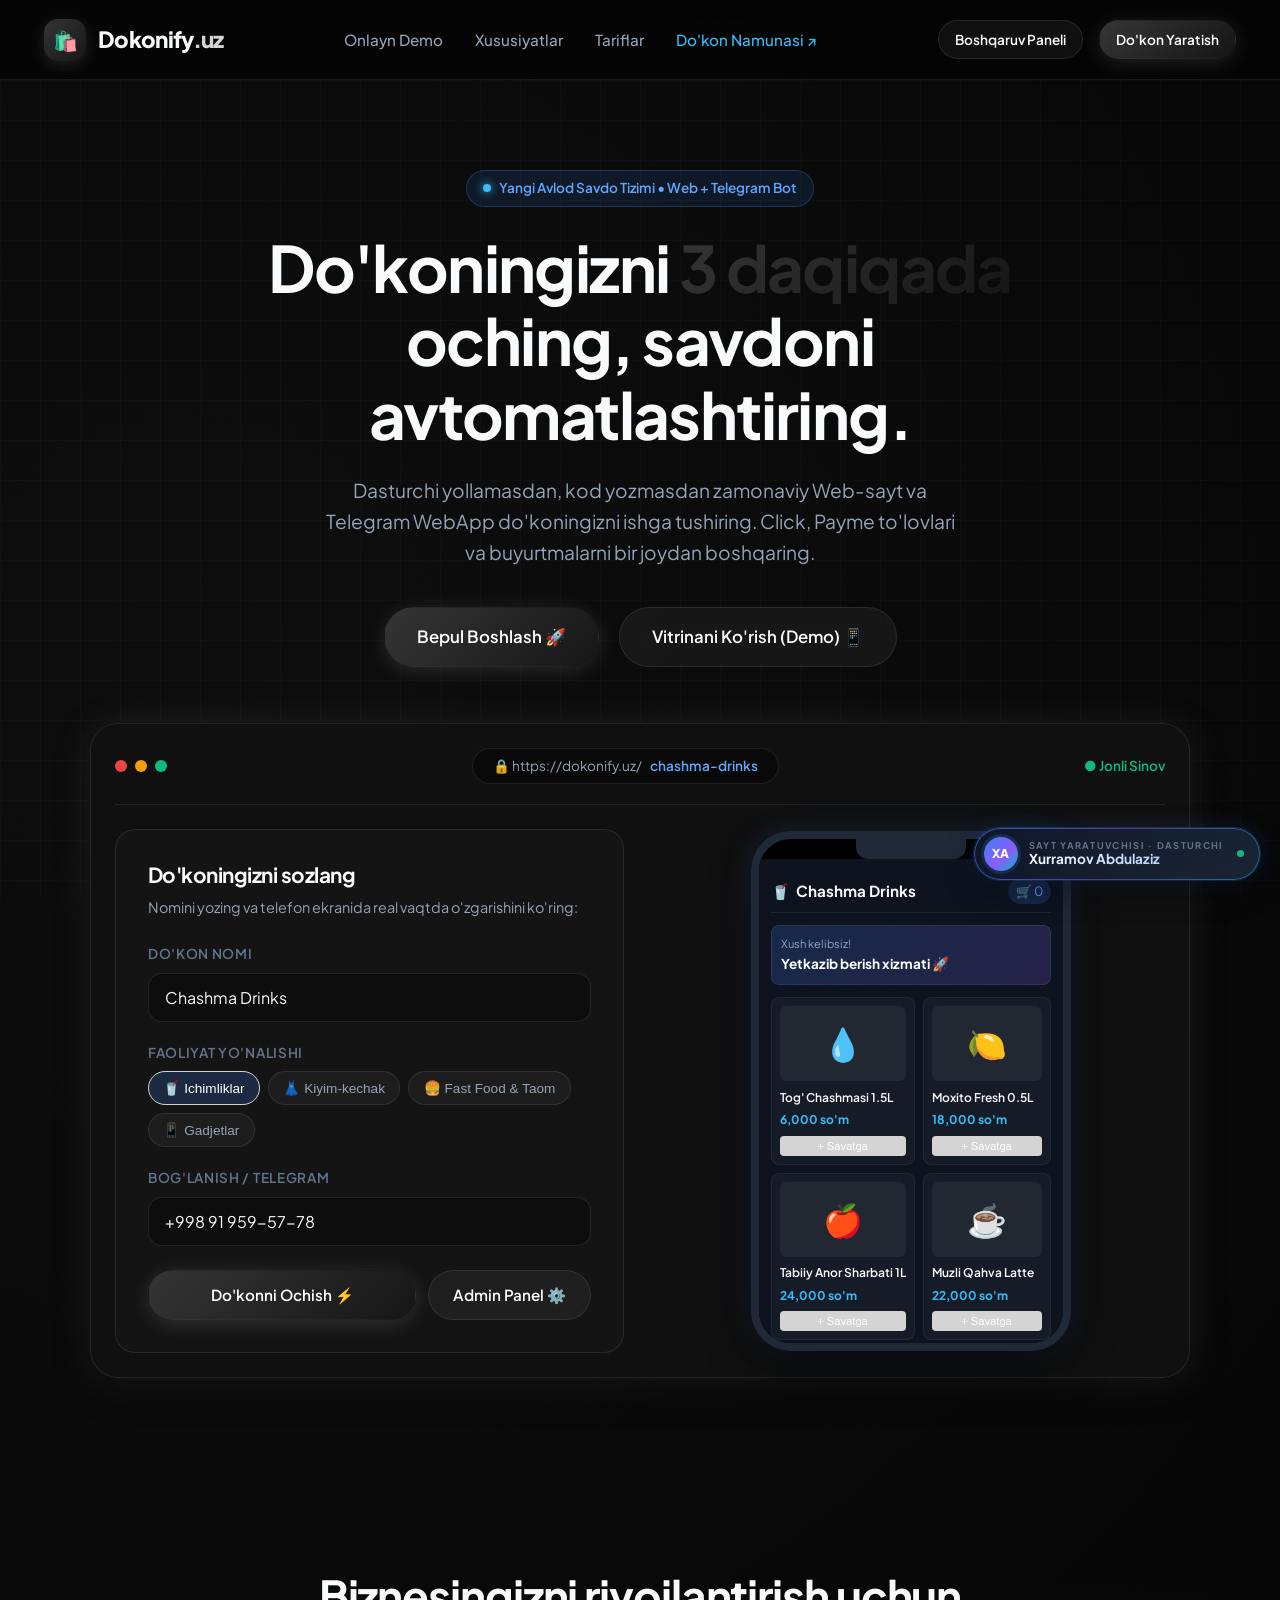
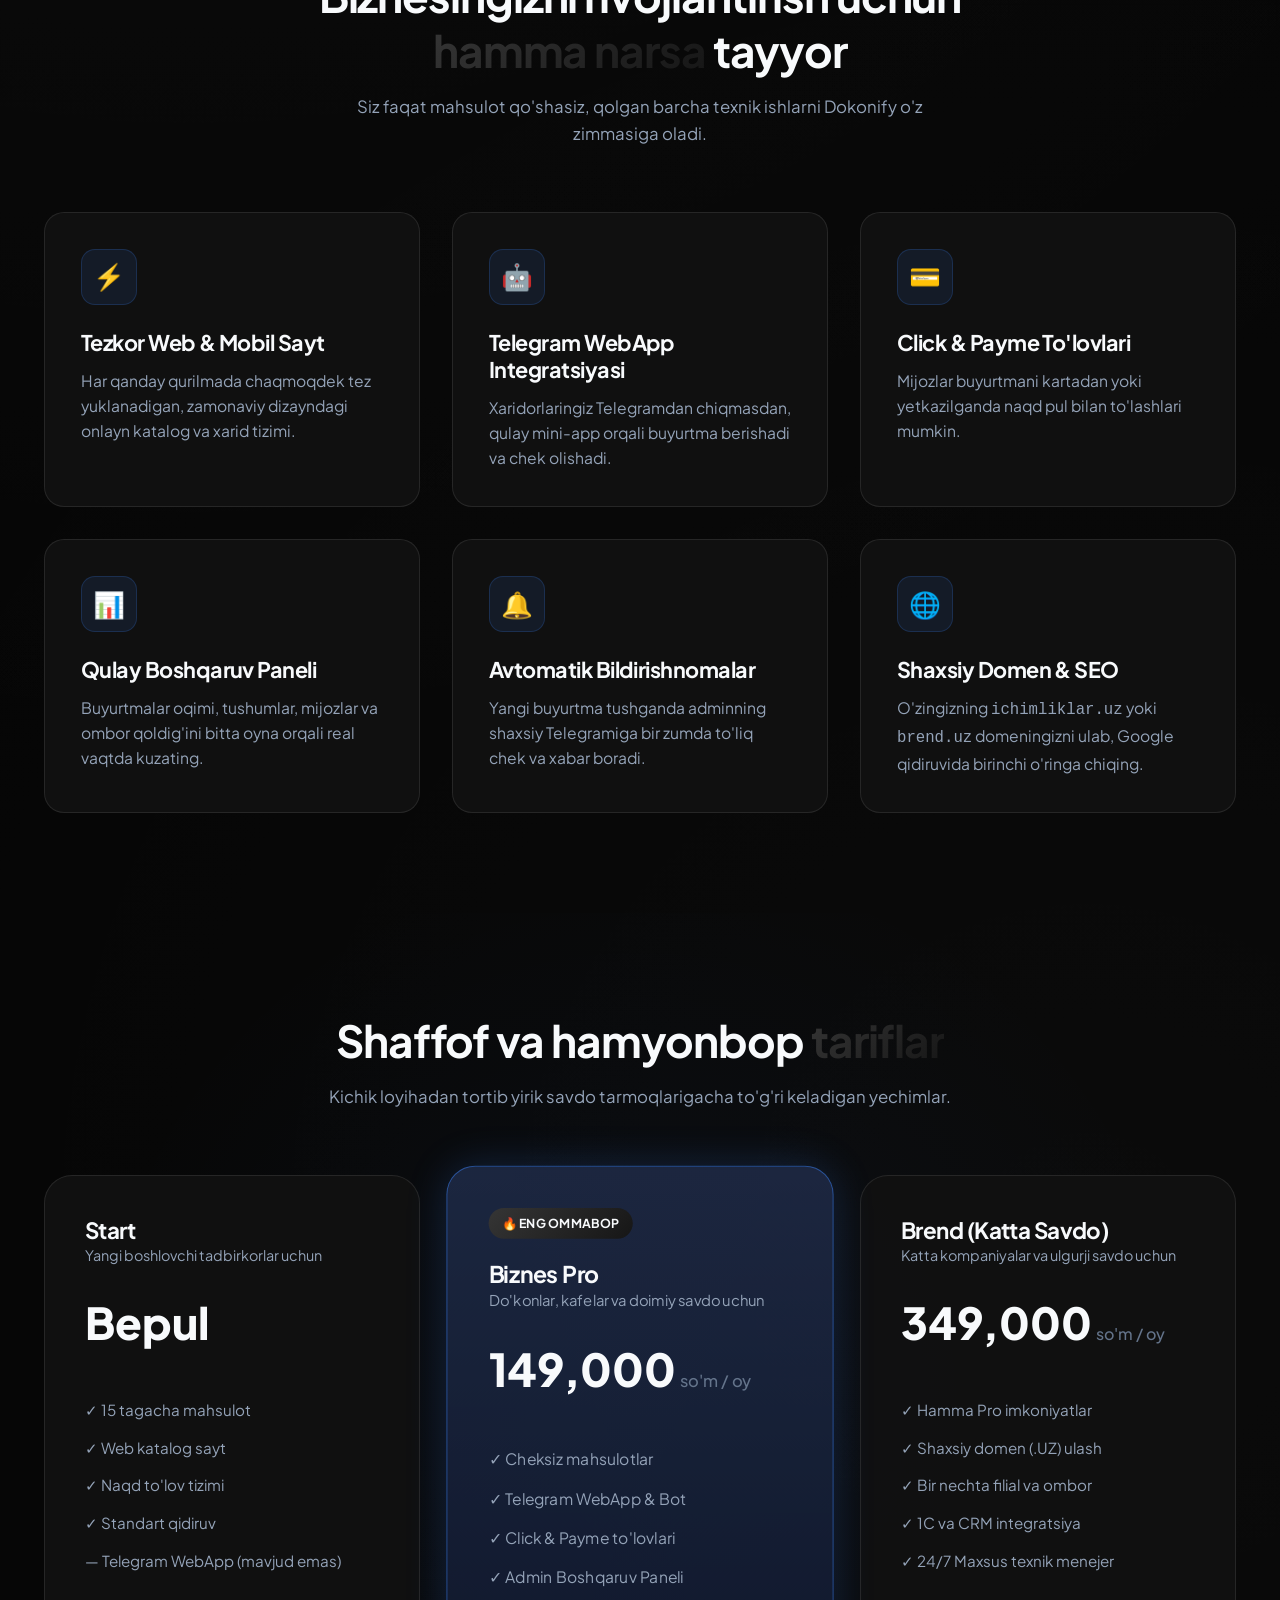
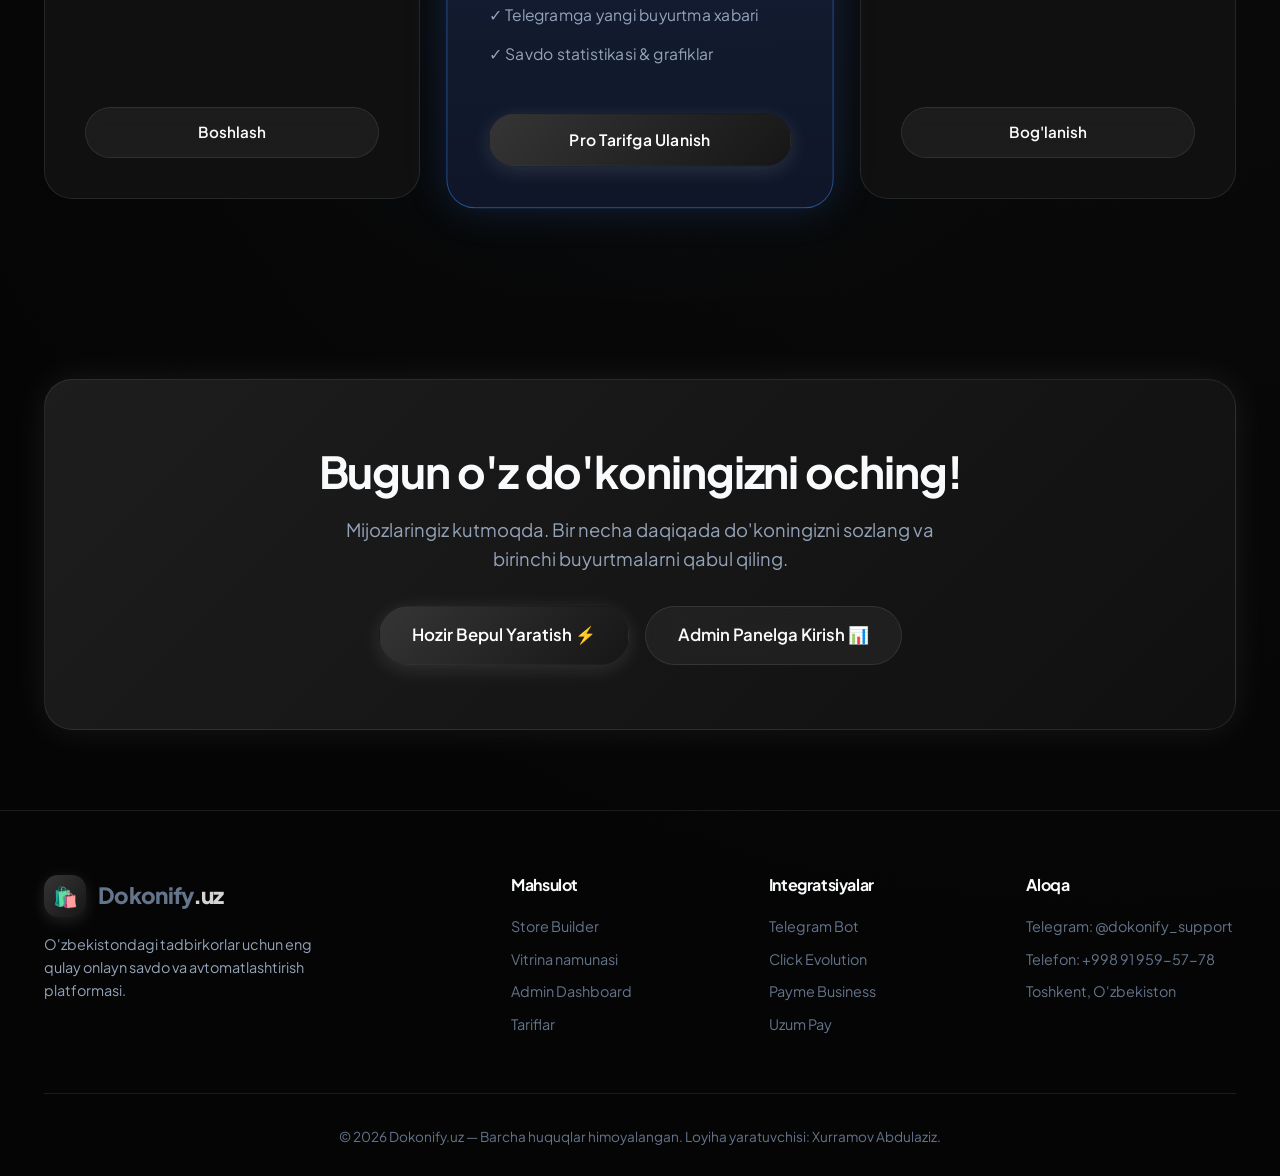
<file: index.html>
<!DOCTYPE html>
<html lang="uz">
<head>
  <meta charset="UTF-8">
  <meta name="viewport" content="width=device-width, initial-scale=1.0">
  <title>Dokonify — 3 daqiqada Web & Telegram Do'kon Yaratish Platformasi</title>
  <meta name="description" content="Kichik va o'rta bizneslar uchun avtomatlashtirilgan internet do'kon va Telegram WebApp platformasi. Click, Payme va buyurtmalar boshqaruvi.">
  <link rel="stylesheet" href="/static/style.css">
  <link rel="icon" href="data:image/svg+xml,<svg xmlns=%22http://www.w3.org/2000/svg%22 viewBox=%220 0 100 100%22><text y=%22.9em%22 font-size=%2290%22>🛍️</text></svg>">
</head>
<body>
  <div class="bg-grid"></div>

  <!-- Navbar -->
  <header class="navbar">
    <div class="container">
      <a href="index.html" class="brand-logo">
        <div class="brand-icon">🛍️</div>
        <span>Dokonify<span style="color: var(--primary)">.uz</span></span>
      </a>

      <ul class="nav-links">
        <li><a href="#demo">Onlayn Demo</a></li>
        <li><a href="#features">Xususiyatlar</a></li>
        <li><a href="#pricing">Tariflar</a></li>
        <li><a href="store.html" target="_blank" style="color: #38bdf8;">Do'kon Namunasi ↗</a></li>
      </ul>

      <div class="nav-actions">
        <a href="dashboard.html" class="btn btn-secondary btn-sm">Boshqaruv Paneli</a>
        <a href="#demo" class="btn btn-primary btn-sm">Do'kon Yaratish</a>
      </div>
    </div>
  </header>

  <!-- Hero Section -->
  <section class="hero">
    <div class="container">
      <div class="pill-badge">
        <span class="pulse-dot"></span>
        <span>Yangi Avlod Savdo Tizimi • Web + Telegram Bot</span>
      </div>

      <h1>
        Do'koningizni <span class="gradient-text">3 daqiqada</span> oching, savdoni avtomatlashtiring.
      </h1>

      <p>
        Dasturchi yollamasdan, kod yozmasdan zamonaviy Web-sayt va Telegram WebApp do'koningizni ishga tushiring. Click, Payme to'lovlari va buyurtmalarni bir joydan boshqaring.
      </p>

      <div class="hero-cta">
        <a href="#demo" class="btn btn-primary btn-lg">
          Bepul Boshlash 🚀
        </a>
        <a href="store.html" class="btn btn-secondary btn-lg">
          Vitrinani Ko'rish (Demo) 📱
        </a>
      </div>

      <!-- Live Interactive Demo Box -->
      <div class="preview-wrapper" id="demo">
        <div class="preview-header">
          <div class="window-dots">
            <span class="dot dot-red"></span>
            <span class="dot dot-yellow"></span>
            <span class="dot dot-green"></span>
          </div>
          <div class="preview-address">
            <span>🔒 https://dokonify.uz/</span>
            <span id="previewSlug" style="color: #60a5fa; font-weight: 600;">chashma-drinks</span>
          </div>
          <div style="font-size: 0.85rem; color: #10b981; font-weight: 600;">
            ● Jonli Sinov
          </div>
        </div>

        <div class="preview-grid">
          <!-- Wizard Form -->
          <div class="wizard-box">
            <h3 class="wizard-title">Do'koningizni sozlang</h3>
            <p style="font-size: 0.9rem; margin-bottom: 1.5rem;">Nomini yozing va telefon ekranida real vaqtda o'zgarishini ko'ring:</p>

            <div class="wizard-step">
              <label for="storeNameInput">Do'kon nomi</label>
              <input type="text" id="storeNameInput" class="wizard-input" value="Chashma Drinks" placeholder="Masalan: Rayhon Boutique, Burger House...">
            </div>

            <div class="wizard-step">
              <label>Faoliyat yo'nalishi</label>
              <div class="category-chips" id="categoryChips">
                <button type="button" class="chip active" data-cat="drinks">🥤 Ichimliklar</button>
                <button type="button" class="chip" data-cat="clothing">👗 Kiyim-kechak</button>
                <button type="button" class="chip" data-cat="food">🍔 Fast Food & Taom</button>
                <button type="button" class="chip" data-cat="electronics">📱 Gadjetlar</button>
              </div>
            </div>

            <div class="wizard-step">
              <label for="storePhoneInput">Bog'lanish / Telegram</label>
              <input type="text" id="storePhoneInput" class="wizard-input" value="+998 91 959-57-78">
            </div>

            <div style="margin-top: 1.5rem; display: flex; gap: 0.75rem;">
              <button id="saveAndLaunchBtn" class="btn btn-primary" style="flex: 1;">
                Do'konni Ochish ⚡
              </button>
              <a href="dashboard.html" class="btn btn-secondary">
                Admin Panel ⚙️
              </a>
            </div>
          </div>

          <!-- Phone Mockup Preview -->
          <div class="phone-mockup">
            <div class="phone-notch"></div>
            <div class="phone-screen" id="mockupScreen">
              <div class="store-header-mini">
                <div class="store-name-mini">
                  <span id="mockupIcon">🥤</span>
                  <span id="mockupTitle">Chashma Drinks</span>
                </div>
                <div style="font-size: 0.8rem; background: rgba(59,130,246,0.2); padding: 2px 8px; border-radius: 99px; color: #60a5fa;">
                  🛒 <span id="mockupCartCount">0</span>
                </div>
              </div>

              <div style="margin-bottom: 0.75rem; background: linear-gradient(135deg, rgba(59,130,246,0.2), rgba(139,92,246,0.2)); border-radius: 8px; padding: 0.6rem; border: 1px solid rgba(255,255,255,0.08);">
                <div style="font-size: 0.7rem; color: #94a3b8;">Xush kelibsiz!</div>
                <div style="font-size: 0.85rem; font-weight: 700; color: #fff;">Yetkazib berish xizmati 🚀</div>
              </div>

              <div class="product-grid-mini" id="mockupProducts">
                <!-- Injected via JavaScript -->
              </div>
            </div>
          </div>
        </div>
      </div>
    </div>
  </section>

  <!-- Features Section -->
  <section class="features-section" id="features">
    <div class="container">
      <div class="section-head">
        <h2>Biznesingizni rivojlantirish uchun <span class="gradient-text">hamma narsa</span> tayyor</h2>
        <p>Siz faqat mahsulot qo'shasiz, qolgan barcha texnik ishlarni Dokonify o'z zimmasiga oladi.</p>
      </div>

      <div class="cards-grid">
        <div class="feature-card">
          <div class="card-icon">⚡</div>
          <h3>Tezkor Web & Mobil Sayt</h3>
          <p>Har qanday qurilmada chaqmoqdek tez yuklanadigan, zamonaviy dizayndagi onlayn katalog va xarid tizimi.</p>
        </div>

        <div class="feature-card">
          <div class="card-icon">🤖</div>
          <h3>Telegram WebApp Integratsiyasi</h3>
          <p>Xaridorlaringiz Telegramdan chiqmasdan, qulay mini-app orqali buyurtma berishadi va chek olishadi.</p>
        </div>

        <div class="feature-card">
          <div class="card-icon">💳</div>
          <h3>Click & Payme To'lovlari</h3>
          <p>Mijozlar buyurtmani kartadan yoki yetkazilganda naqd pul bilan to'lashlari mumkin.</p>
        </div>

        <div class="feature-card">
          <div class="card-icon">📊</div>
          <h3>Qulay Boshqaruv Paneli</h3>
          <p>Buyurtmalar oqimi, tushumlar, mijozlar va ombor qoldig'ini bitta oyna orqali real vaqtda kuzating.</p>
        </div>

        <div class="feature-card">
          <div class="card-icon">🔔</div>
          <h3>Avtomatik Bildirishnomalar</h3>
          <p>Yangi buyurtma tushganda adminning shaxsiy Telegramiga bir zumda to'liq chek va xabar boradi.</p>
        </div>

        <div class="feature-card">
          <div class="card-icon">🌐</div>
          <h3>Shaxsiy Domen & SEO</h3>
          <p>O'zingizning <code>ichimliklar.uz</code> yoki <code>brend.uz</code> domeningizni ulab, Google qidiruvida birinchi o'ringa chiqing.</p>
        </div>
      </div>
    </div>
  </section>

  <!-- Pricing Section -->
  <section class="pricing-section" id="pricing">
    <div class="container">
      <div class="section-head">
        <h2>Shaffof va hamyonbop <span class="gradient-text">tariflar</span></h2>
        <p>Kichik loyihadan tortib yirik savdo tarmoqlarigacha to'g'ri keladigan yechimlar.</p>
      </div>

      <div class="pricing-grid">
        <!-- Starter Plan -->
        <div class="pricing-card">
          <h3 style="font-size: 1.4rem;">Start</h3>
          <p style="font-size: 0.9rem;">Yangi boshlovchi tadbirkorlar uchun</p>
          <div class="price-tag">
            Bepul
          </div>
          <ul class="features-list">
            <li>✓ 15 tagacha mahsulot</li>
            <li>✓ Web katalog sayt</li>
            <li>✓ Naqd to'lov tizimi</li>
            <li>✓ Standart qidiruv</li>
            <li>— Telegram WebApp (mavjud emas)</li>
          </ul>
          <a href="store.html" class="btn btn-secondary w-100">Boshlash</a>
        </div>

        <!-- Pro Plan (Featured) -->
        <div class="pricing-card featured">
          <div class="pricing-badge">🔥 Eng Ommabop</div>
          <h3 style="font-size: 1.4rem;">Biznes Pro</h3>
          <p style="font-size: 0.9rem;">Do'konlar, kafelar va doimiy savdo uchun</p>
          <div class="price-tag">
            149,000 <span class="price-period">so'm / oy</span>
          </div>
          <ul class="features-list">
            <li>✓ Cheksiz mahsulotlar</li>
            <li>✓ Telegram WebApp & Bot</li>
            <li>✓ Click & Payme to'lovlari</li>
            <li>✓ Admin Boshqaruv Paneli</li>
            <li>✓ Telegramga yangi buyurtma xabari</li>
            <li>✓ Savdo statistikasi & grafiklar</li>
          </ul>
          <a href="#demo" class="btn btn-primary w-100">Pro Tarifga Ulanish</a>
        </div>

        <!-- Enterprise Plan -->
        <div class="pricing-card">
          <h3 style="font-size: 1.4rem;">Brend (Katta Savdo)</h3>
          <p style="font-size: 0.9rem;">Katta kompaniyalar va ulgurji savdo uchun</p>
          <div class="price-tag">
            349,000 <span class="price-period">so'm / oy</span>
          </div>
          <ul class="features-list">
            <li>✓ Hamma Pro imkoniyatlar</li>
            <li>✓ Shaxsiy domen (.UZ) ulash</li>
            <li>✓ Bir nechta filial va ombor</li>
            <li>✓ 1C va CRM integratsiya</li>
            <li>✓ 24/7 Maxsus texnik menejer</li>
          </ul>
          <a href="#demo" class="btn btn-secondary w-100">Bog'lanish</a>
        </div>
      </div>
    </div>
  </section>

  <!-- CTA Banner -->
  <section class="cta-banner">
    <div class="container">
      <div class="cta-box">
        <h2>Bugun o'z do'koningizni oching!</h2>
        <p>Mijozlaringiz kutmoqda. Bir necha daqiqada do'koningizni sozlang va birinchi buyurtmalarni qabul qiling.</p>
        <div style="display: flex; gap: 1rem; justify-content: center; flex-wrap: wrap;">
          <a href="#demo" class="btn btn-primary btn-lg">Hozir Bepul Yaratish ⚡</a>
          <a href="dashboard.html" class="btn btn-secondary btn-lg">Admin Panelga Kirish 📊</a>
        </div>
      </div>
    </div>
  </section>

  <!-- Footer -->
  <footer>
    <div class="container">
      <div class="footer-grid">
        <div class="footer-col">
          <div class="brand-logo" style="margin-bottom: 1rem;">
            <div class="brand-icon">🛍️</div>
            <span>Dokonify<span style="color: var(--primary)">.uz</span></span>
          </div>
          <p style="font-size: 0.9rem; max-width: 300px;">
            O'zbekistondagi tadbirkorlar uchun eng qulay onlayn savdo va avtomatlashtirish platformasi.
          </p>
        </div>

        <div class="footer-col">
          <h4>Mahsulot</h4>
          <ul class="footer-links">
            <li><a href="#demo">Store Builder</a></li>
            <li><a href="store.html">Vitrina namunasi</a></li>
            <li><a href="dashboard.html">Admin Dashboard</a></li>
            <li><a href="#pricing">Tariflar</a></li>
          </ul>
        </div>

        <div class="footer-col">
          <h4>Integratsiyalar</h4>
          <ul class="footer-links">
            <li><a href="#">Telegram Bot</a></li>
            <li><a href="#">Click Evolution</a></li>
            <li><a href="#">Payme Business</a></li>
            <li><a href="#">Uzum Pay</a></li>
          </ul>
        </div>

        <div class="footer-col">
          <h4>Aloqa</h4>
          <ul class="footer-links">
            <li><a href="#">Telegram: @dokonify_support</a></li>
            <li><a href="#">Telefon: +998 91 959-57-78</a></li>
            <li><a href="#">Toshkent, O'zbekiston</a></li>
          </ul>
        </div>
      </div>

      <div style="text-align: center; border-top: 1px solid var(--border-subtle); padding-top: 2rem; font-size: 0.85rem;">
        © 2026 Dokonify.uz — Barcha huquqlar himoyalangan. Loyiha yaratuvchisi: Xurramov Abdulaziz.
      </div>
    </div>
  </footer>

  <script src="/static/app.js"></script>

  <!-- Dasturchi imzosi -->
  <div class="dev-credit" title="Ushbu sayt Xurramov Abdulaziz tomonidan yaratilgan">
    <span class="dev-credit-avatar">XA</span>
    <span class="dev-credit-text">
      <span class="dev-credit-label">Sayt yaratuvchisi · Dasturchi</span>
      <span class="dev-credit-name">Xurramov Abdulaziz</span>
    </span>
    <span class="dev-credit-dot" aria-hidden="true"></span>
  </div>
</body>
</html>
</file>
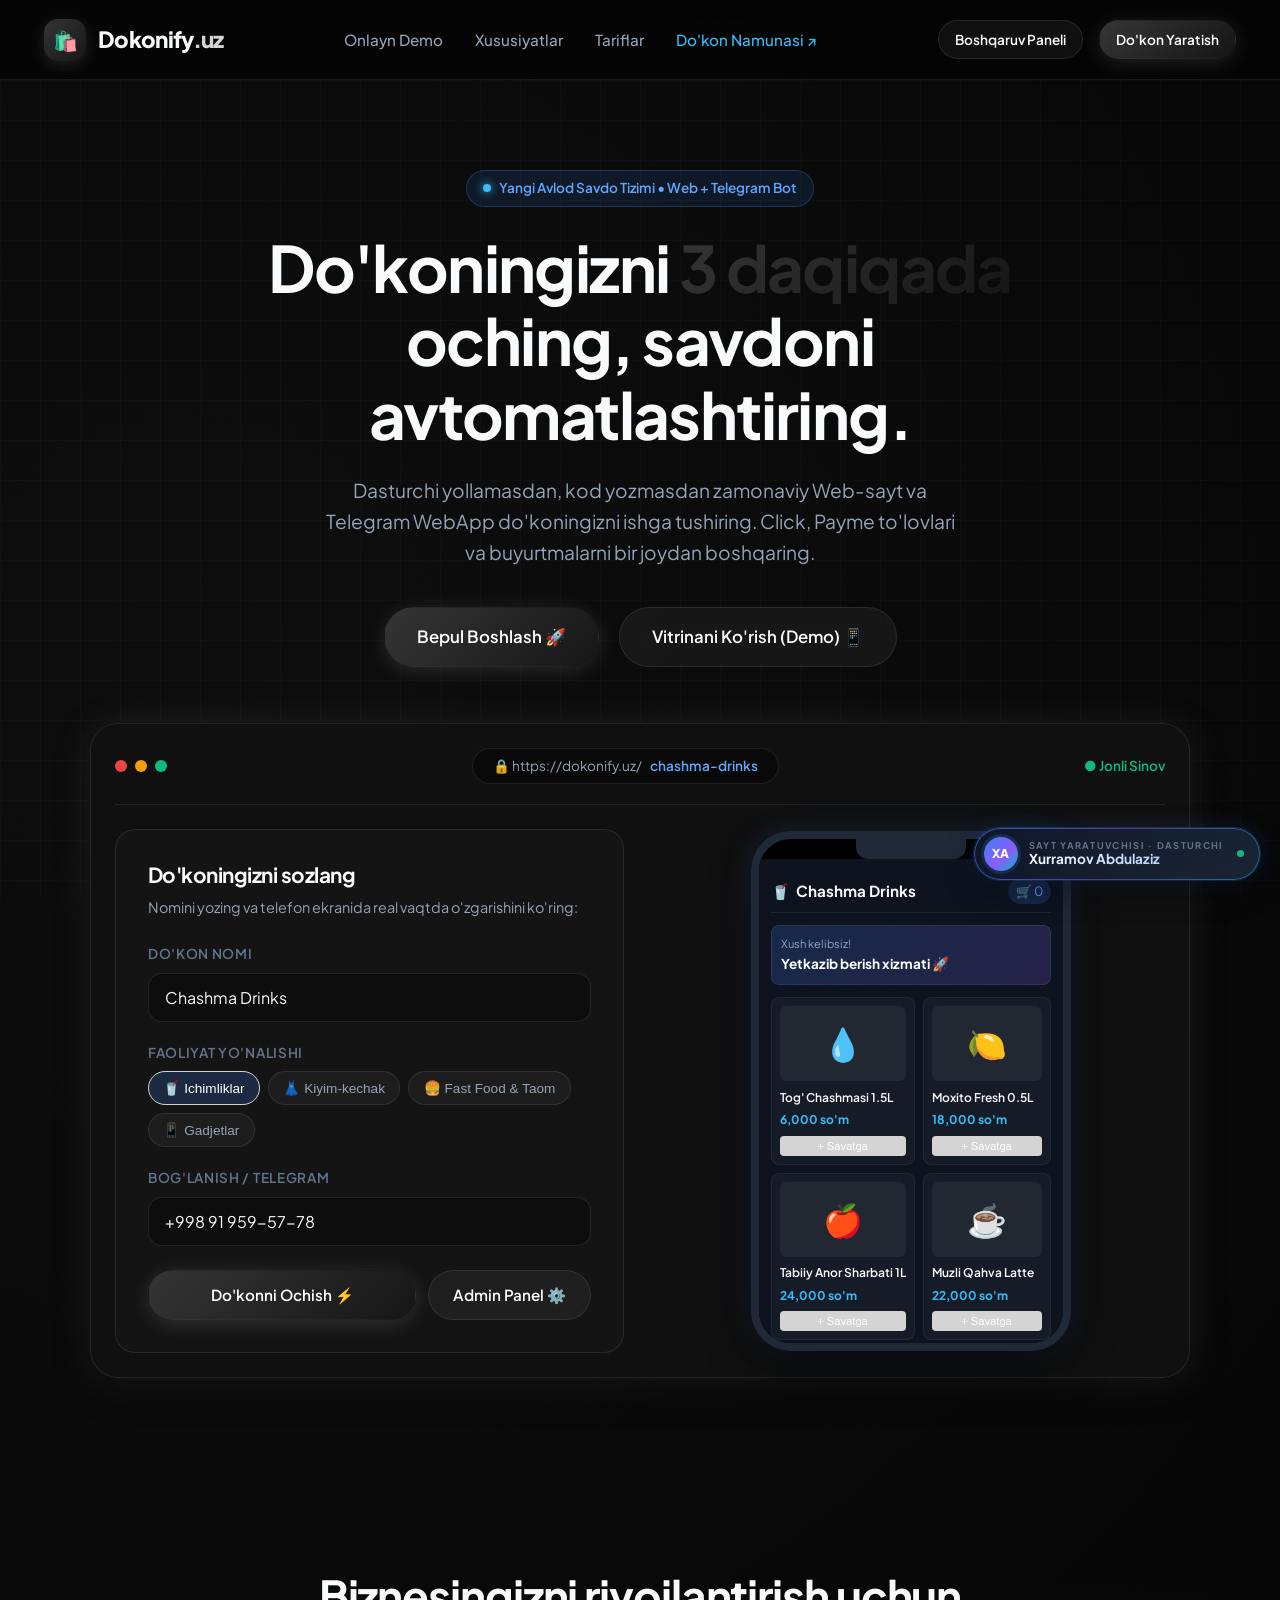
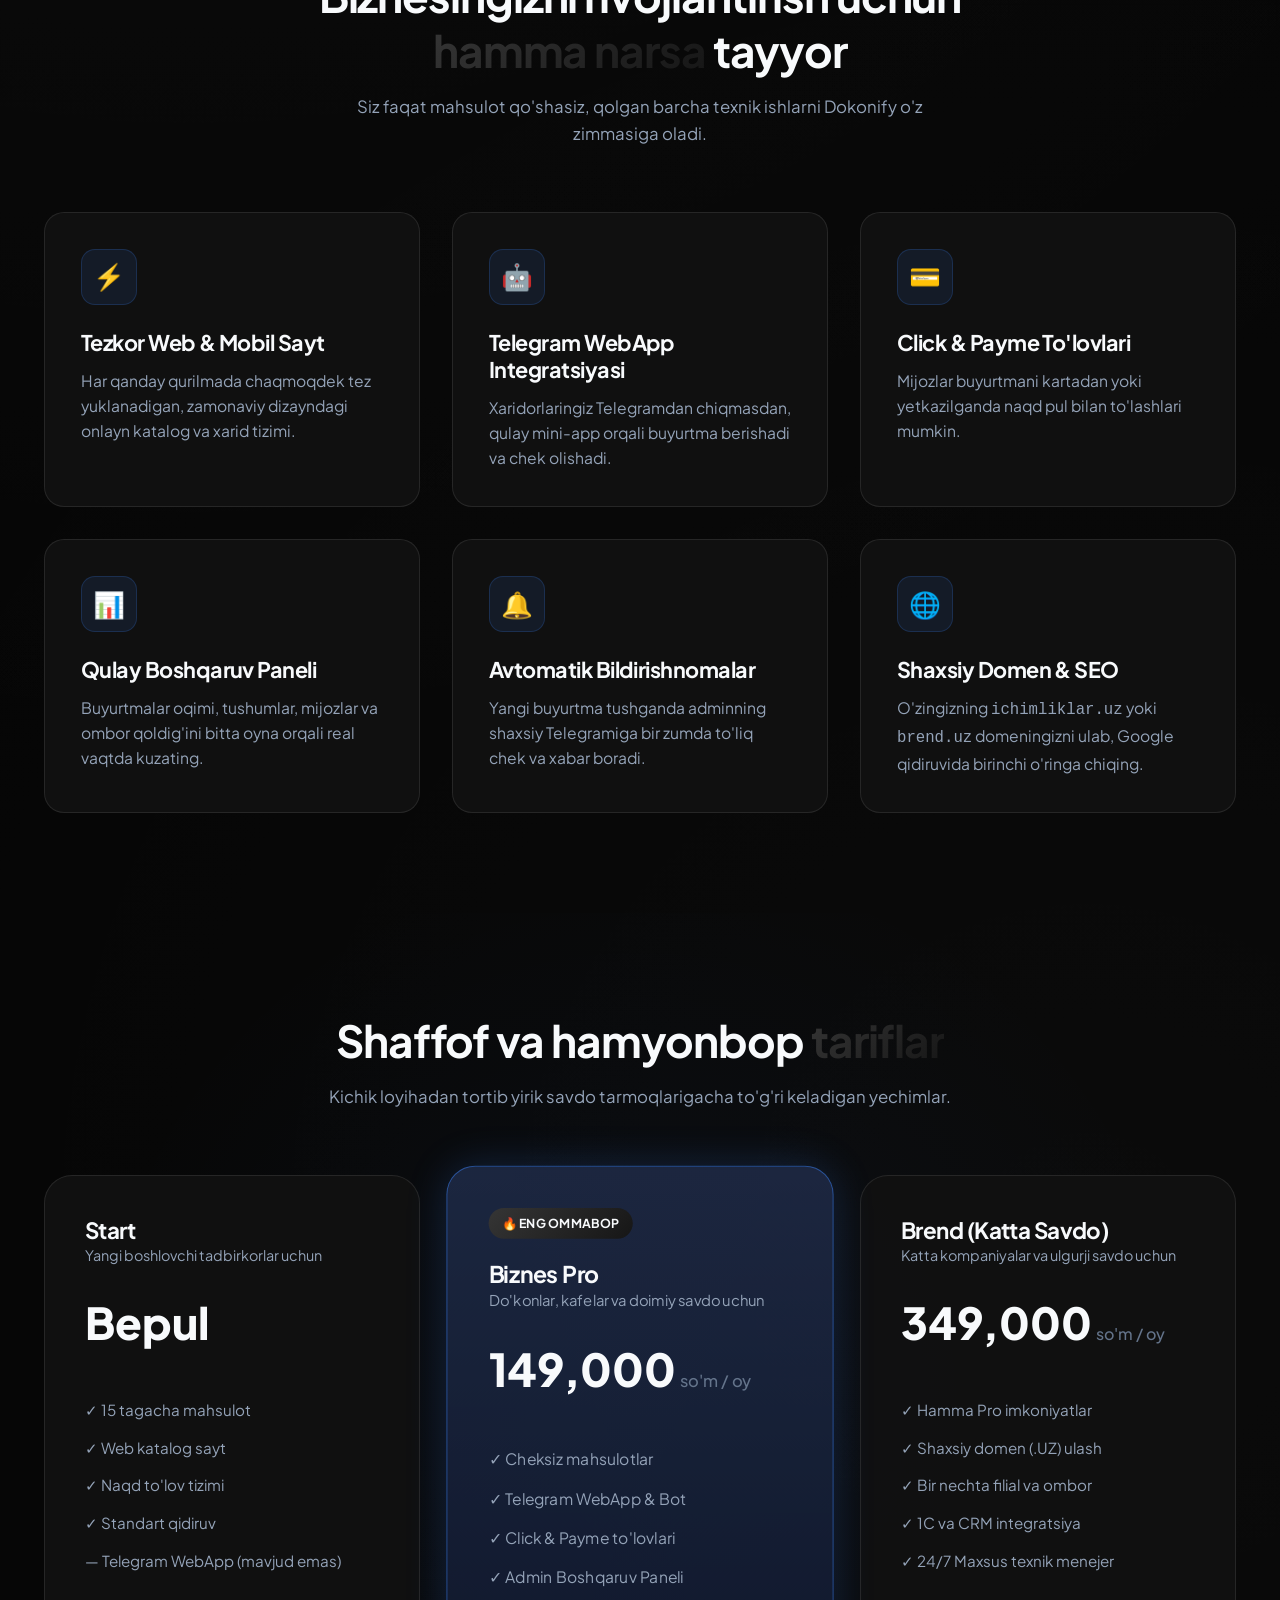
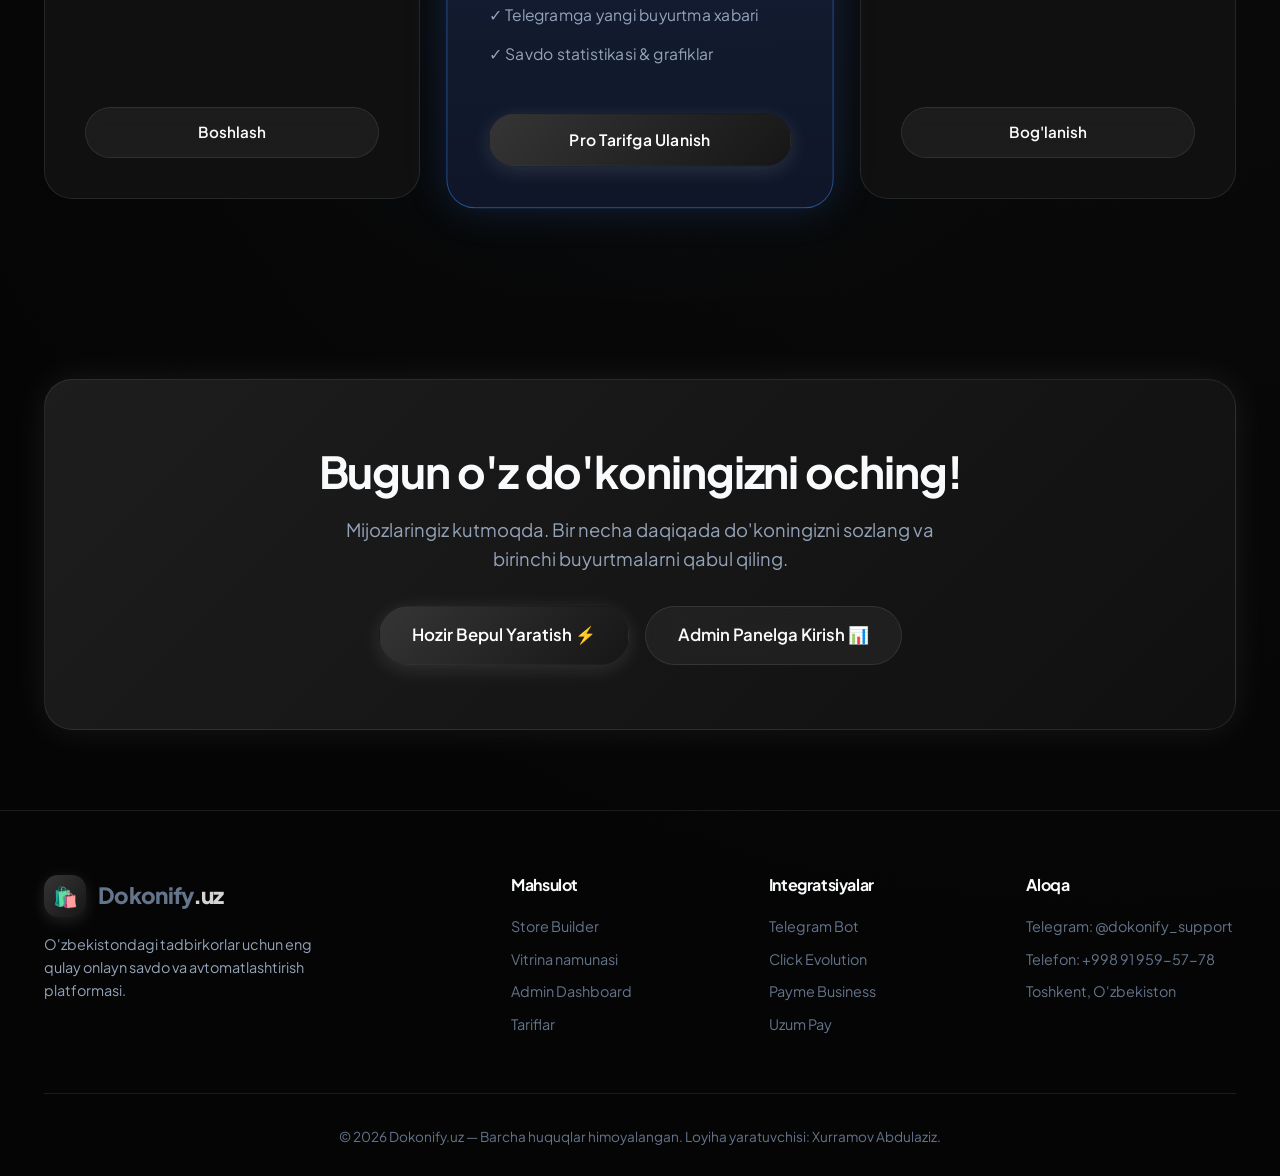
<file: templates/index.html>
<!DOCTYPE html>
<html lang="uz">
<head>
  <meta charset="UTF-8">
  <meta name="viewport" content="width=device-width, initial-scale=1.0">
  <title>Dokonify — 3 daqiqada Web & Telegram Do'kon Yaratish Platformasi</title>
  <meta name="description" content="Kichik va o'rta bizneslar uchun avtomatlashtirilgan internet do'kon va Telegram WebApp platformasi. Click, Payme va buyurtmalar boshqaruvi.">
  <link rel="stylesheet" href="/static/style.css?v=black-theme-1">
  <link rel="icon" href="data:image/svg+xml,<svg xmlns=%22http://www.w3.org/2000/svg%22 viewBox=%220 0 100 100%22><text y=%22.9em%22 font-size=%2290%22>🛍️</text></svg>">
</head>
<body>
  <div class="bg-grid"></div>

  <!-- Navbar -->
  <header class="navbar">
    <div class="container">
      <a href="index.html" class="brand-logo">
        <div class="brand-icon">🛍️</div>
        <span>Dokonify<span style="color: var(--primary)">.uz</span></span>
      </a>

      <ul class="nav-links">
        <li><a href="#demo">Onlayn Demo</a></li>
        <li><a href="#features">Xususiyatlar</a></li>
        <li><a href="#pricing">Tariflar</a></li>
        <li><a href="store.html" target="_blank" style="color: #38bdf8;">Do'kon Namunasi ↗</a></li>
      </ul>

      <div class="nav-actions">
        <a href="dashboard.html" class="btn btn-secondary btn-sm">Boshqaruv Paneli</a>
        <a href="#demo" class="btn btn-primary btn-sm">Do'kon Yaratish</a>
      </div>
    </div>
  </header>

  <!-- Hero Section -->
  <section class="hero">
    <div class="container">
      <div class="pill-badge">
        <span class="pulse-dot"></span>
        <span>Yangi Avlod Savdo Tizimi • Web + Telegram Bot</span>
      </div>

      <h1>
        Do'koningizni <span class="gradient-text">3 daqiqada</span> oching, savdoni avtomatlashtiring.
      </h1>

      <p>
        Dasturchi yollamasdan, kod yozmasdan zamonaviy Web-sayt va Telegram WebApp do'koningizni ishga tushiring. Click, Payme to'lovlari va buyurtmalarni bir joydan boshqaring.
      </p>

      <div class="hero-cta">
        <a href="#demo" class="btn btn-primary btn-lg">
          Bepul Boshlash 🚀
        </a>
        <a href="store.html" class="btn btn-secondary btn-lg">
          Vitrinani Ko'rish (Demo) 📱
        </a>
      </div>

      <!-- Live Interactive Demo Box -->
      <div class="preview-wrapper" id="demo">
        <div class="preview-header">
          <div class="window-dots">
            <span class="dot dot-red"></span>
            <span class="dot dot-yellow"></span>
            <span class="dot dot-green"></span>
          </div>
          <div class="preview-address">
            <span>🔒 https://dokonify.uz/</span>
            <span id="previewSlug" style="color: #60a5fa; font-weight: 600;">chashma-drinks</span>
          </div>
          <div style="font-size: 0.85rem; color: #10b981; font-weight: 600;">
            ● Jonli Sinov
          </div>
        </div>

        <div class="preview-grid">
          <!-- Wizard Form -->
          <div class="wizard-box">
            <h3 class="wizard-title">Do'koningizni sozlang</h3>
            <p style="font-size: 0.9rem; margin-bottom: 1.5rem;">Nomini yozing va telefon ekranida real vaqtda o'zgarishini ko'ring:</p>

            <div class="wizard-step">
              <label for="storeNameInput">Do'kon nomi</label>
              <input type="text" id="storeNameInput" class="wizard-input" value="Chashma Drinks" placeholder="Masalan: Rayhon Boutique, Burger House...">
            </div>

            <div class="wizard-step">
              <label>Faoliyat yo'nalishi</label>
              <div class="category-chips" id="categoryChips">
                <button type="button" class="chip active" data-cat="drinks">🥤 Ichimliklar</button>
                <button type="button" class="chip" data-cat="clothing">👗 Kiyim-kechak</button>
                <button type="button" class="chip" data-cat="food">🍔 Fast Food & Taom</button>
                <button type="button" class="chip" data-cat="electronics">📱 Gadjetlar</button>
              </div>
            </div>

            <div class="wizard-step">
              <label for="storePhoneInput">Bog'lanish / Telegram</label>
              <input type="text" id="storePhoneInput" class="wizard-input" value="+998 91 959-57-78">
            </div>

            <div style="margin-top: 1.5rem; display: flex; gap: 0.75rem;">
              <button id="saveAndLaunchBtn" class="btn btn-primary" style="flex: 1;">
                Do'konni Ochish ⚡
              </button>
              <a href="dashboard.html" class="btn btn-secondary">
                Admin Panel ⚙️
              </a>
            </div>
          </div>

          <!-- Phone Mockup Preview -->
          <div class="phone-mockup">
            <div class="phone-notch"></div>
            <div class="phone-screen" id="mockupScreen">
              <div class="store-header-mini">
                <div class="store-name-mini">
                  <span id="mockupIcon">🥤</span>
                  <span id="mockupTitle">Chashma Drinks</span>
                </div>
                <div style="font-size: 0.8rem; background: rgba(59,130,246,0.2); padding: 2px 8px; border-radius: 99px; color: #60a5fa;">
                  🛒 <span id="mockupCartCount">0</span>
                </div>
              </div>

              <div style="margin-bottom: 0.75rem; background: linear-gradient(135deg, rgba(59,130,246,0.2), rgba(139,92,246,0.2)); border-radius: 8px; padding: 0.6rem; border: 1px solid rgba(255,255,255,0.08);">
                <div style="font-size: 0.7rem; color: #94a3b8;">Xush kelibsiz!</div>
                <div style="font-size: 0.85rem; font-weight: 700; color: #fff;">Yetkazib berish xizmati 🚀</div>
              </div>

              <div class="product-grid-mini" id="mockupProducts">
                <!-- Injected via JavaScript -->
              </div>
            </div>
          </div>
        </div>
      </div>
    </div>
  </section>

  <!-- Features Section -->
  <section class="features-section" id="features">
    <div class="container">
      <div class="section-head">
        <h2>Biznesingizni rivojlantirish uchun <span class="gradient-text">hamma narsa</span> tayyor</h2>
        <p>Siz faqat mahsulot qo'shasiz, qolgan barcha texnik ishlarni Dokonify o'z zimmasiga oladi.</p>
      </div>

      <div class="cards-grid">
        <div class="feature-card">
          <div class="card-icon">⚡</div>
          <h3>Tezkor Web & Mobil Sayt</h3>
          <p>Har qanday qurilmada chaqmoqdek tez yuklanadigan, zamonaviy dizayndagi onlayn katalog va xarid tizimi.</p>
        </div>

        <div class="feature-card">
          <div class="card-icon">🤖</div>
          <h3>Telegram WebApp Integratsiyasi</h3>
          <p>Xaridorlaringiz Telegramdan chiqmasdan, qulay mini-app orqali buyurtma berishadi va chek olishadi.</p>
        </div>

        <div class="feature-card">
          <div class="card-icon">💳</div>
          <h3>Click & Payme To'lovlari</h3>
          <p>Mijozlar buyurtmani kartadan yoki yetkazilganda naqd pul bilan to'lashlari mumkin.</p>
        </div>

        <div class="feature-card">
          <div class="card-icon">📊</div>
          <h3>Qulay Boshqaruv Paneli</h3>
          <p>Buyurtmalar oqimi, tushumlar, mijozlar va ombor qoldig'ini bitta oyna orqali real vaqtda kuzating.</p>
        </div>

        <div class="feature-card">
          <div class="card-icon">🔔</div>
          <h3>Avtomatik Bildirishnomalar</h3>
          <p>Yangi buyurtma tushganda adminning shaxsiy Telegramiga bir zumda to'liq chek va xabar boradi.</p>
        </div>

        <div class="feature-card">
          <div class="card-icon">🌐</div>
          <h3>Shaxsiy Domen & SEO</h3>
          <p>O'zingizning <code>ichimliklar.uz</code> yoki <code>brend.uz</code> domeningizni ulab, Google qidiruvida birinchi o'ringa chiqing.</p>
        </div>
      </div>
    </div>
  </section>

  <!-- Pricing Section -->
  <section class="pricing-section" id="pricing">
    <div class="container">
      <div class="section-head">
        <h2>Shaffof va hamyonbop <span class="gradient-text">tariflar</span></h2>
        <p>Kichik loyihadan tortib yirik savdo tarmoqlarigacha to'g'ri keladigan yechimlar.</p>
      </div>

      <div class="pricing-grid">
        <!-- Starter Plan -->
        <div class="pricing-card">
          <h3 style="font-size: 1.4rem;">Start</h3>
          <p style="font-size: 0.9rem;">Yangi boshlovchi tadbirkorlar uchun</p>
          <div class="price-tag">
            Bepul
          </div>
          <ul class="features-list">
            <li>✓ 15 tagacha mahsulot</li>
            <li>✓ Web katalog sayt</li>
            <li>✓ Naqd to'lov tizimi</li>
            <li>✓ Standart qidiruv</li>
            <li>— Telegram WebApp (mavjud emas)</li>
          </ul>
          <a href="store.html" class="btn btn-secondary w-100">Boshlash</a>
        </div>

        <!-- Pro Plan (Featured) -->
        <div class="pricing-card featured">
          <div class="pricing-badge">🔥 Eng Ommabop</div>
          <h3 style="font-size: 1.4rem;">Biznes Pro</h3>
          <p style="font-size: 0.9rem;">Do'konlar, kafelar va doimiy savdo uchun</p>
          <div class="price-tag">
            149,000 <span class="price-period">so'm / oy</span>
          </div>
          <ul class="features-list">
            <li>✓ Cheksiz mahsulotlar</li>
            <li>✓ Telegram WebApp & Bot</li>
            <li>✓ Click & Payme to'lovlari</li>
            <li>✓ Admin Boshqaruv Paneli</li>
            <li>✓ Telegramga yangi buyurtma xabari</li>
            <li>✓ Savdo statistikasi & grafiklar</li>
          </ul>
          <a href="#demo" class="btn btn-primary w-100">Pro Tarifga Ulanish</a>
        </div>

        <!-- Enterprise Plan -->
        <div class="pricing-card">
          <h3 style="font-size: 1.4rem;">Brend (Katta Savdo)</h3>
          <p style="font-size: 0.9rem;">Katta kompaniyalar va ulgurji savdo uchun</p>
          <div class="price-tag">
            349,000 <span class="price-period">so'm / oy</span>
          </div>
          <ul class="features-list">
            <li>✓ Hamma Pro imkoniyatlar</li>
            <li>✓ Shaxsiy domen (.UZ) ulash</li>
            <li>✓ Bir nechta filial va ombor</li>
            <li>✓ 1C va CRM integratsiya</li>
            <li>✓ 24/7 Maxsus texnik menejer</li>
          </ul>
          <a href="#demo" class="btn btn-secondary w-100">Bog'lanish</a>
        </div>
      </div>
    </div>
  </section>

  <!-- CTA Banner -->
  <section class="cta-banner">
    <div class="container">
      <div class="cta-box">
        <h2>Bugun o'z do'koningizni oching!</h2>
        <p>Mijozlaringiz kutmoqda. Bir necha daqiqada do'koningizni sozlang va birinchi buyurtmalarni qabul qiling.</p>
        <div style="display: flex; gap: 1rem; justify-content: center; flex-wrap: wrap;">
          <a href="#demo" class="btn btn-primary btn-lg">Hozir Bepul Yaratish ⚡</a>
          <a href="dashboard.html" class="btn btn-secondary btn-lg">Admin Panelga Kirish 📊</a>
        </div>
      </div>
    </div>
  </section>

  <!-- Footer -->
  <footer>
    <div class="container">
      <div class="footer-grid">
        <div class="footer-col">
          <div class="brand-logo" style="margin-bottom: 1rem;">
            <div class="brand-icon">🛍️</div>
            <span>Dokonify<span style="color: var(--primary)">.uz</span></span>
          </div>
          <p style="font-size: 0.9rem; max-width: 300px;">
            O'zbekistondagi tadbirkorlar uchun eng qulay onlayn savdo va avtomatlashtirish platformasi.
          </p>
        </div>

        <div class="footer-col">
          <h4>Mahsulot</h4>
          <ul class="footer-links">
            <li><a href="#demo">Store Builder</a></li>
            <li><a href="store.html">Vitrina namunasi</a></li>
            <li><a href="dashboard.html">Admin Dashboard</a></li>
            <li><a href="#pricing">Tariflar</a></li>
          </ul>
        </div>

        <div class="footer-col">
          <h4>Integratsiyalar</h4>
          <ul class="footer-links">
            <li><a href="#">Telegram Bot</a></li>
            <li><a href="#">Click Evolution</a></li>
            <li><a href="#">Payme Business</a></li>
            <li><a href="#">Uzum Pay</a></li>
          </ul>
        </div>

        <div class="footer-col">
          <h4>Aloqa</h4>
          <ul class="footer-links">
            <li><a href="#">Telegram: @dokonify_support</a></li>
            <li><a href="#">Telefon: +998 91 959-57-78</a></li>
            <li><a href="#">Toshkent, O'zbekiston</a></li>
          </ul>
        </div>
      </div>

      <div style="text-align: center; border-top: 1px solid var(--border-subtle); padding-top: 2rem; font-size: 0.85rem;">
        © 2026 Dokonify.uz — Barcha huquqlar himoyalangan. Loyiha yaratuvchisi: Xurramov Abdulaziz.
      </div>
    </div>
  </footer>

  <script src="/static/app.js"></script>

  <!-- Dasturchi imzosi -->
  <div class="dev-credit" title="Ushbu sayt Xurramov Abdulaziz tomonidan yaratilgan">
    <span class="dev-credit-avatar">XA</span>
    <span class="dev-credit-text">
      <span class="dev-credit-label">Sayt yaratuvchisi · Dasturchi</span>
      <span class="dev-credit-name">Xurramov Abdulaziz</span>
    </span>
    <span class="dev-credit-dot" aria-hidden="true"></span>
  </div>
</body>
</html>
</file>
<file: static/style.css>
/* ==========================================================================
   DOKONIFY — Design System & Styles
   Modern SaaS for Web & Telegram Storefronts
   ========================================================================== */

@import url('https://fonts.googleapis.com/css2?family=Plus+Jakarta+Sans:wght@300;400;500;600;700;800&display=swap');

:root {
  /* Color Palette */
  --bg-dark: #050505;
  --bg-card: rgba(17, 17, 17, 0.94);
  --bg-card-hover: rgba(27, 27, 27, 0.98);
  --bg-elevated: #141414;
  --border-subtle: rgba(255, 255, 255, 0.09);
  --border-accent: rgba(255, 255, 255, 0.2);
  
  --primary: #d4d4d4;
  --primary-glow: rgba(255, 255, 255, 0.12);
  --primary-gradient: linear-gradient(135deg, #353535 0%, #161616 100%);
  --accent-cyan: #06b6d4;
  --accent-emerald: #10b981;
  --accent-amber: #f59e0b;
  --accent-rose: #f43f5e;
  
  --text-primary: #f8fafc;
  --text-secondary: #94a3b8;
  --text-muted: #64748b;
  
  /* Radii & Shadows */
  --radius-sm: 8px;
  --radius-md: 14px;
  --radius-lg: 20px;
  --radius-xl: 28px;
  --radius-full: 9999px;
  
  --shadow-sm: 0 2px 8px rgba(0, 0, 0, 0.3);
  --shadow-md: 0 8px 30px rgba(0, 0, 0, 0.4);
  --shadow-glow: 0 0 35px rgba(255, 255, 255, 0.08);
  --shadow-card: 0 10px 40px -10px rgba(0, 0, 0, 0.5);
  
  --font-main: 'Plus Jakarta Sans', -apple-system, BlinkMacSystemFont, sans-serif;
  --transition-fast: 0.2s cubic-bezier(0.16, 1, 0.3, 1);
  --transition-smooth: 0.35s cubic-bezier(0.16, 1, 0.3, 1);
}

/* Reset & Base */
*, *::before, *::after {
  box-sizing: border-box;
  margin: 0;
  padding: 0;
}

html {
  scroll-behavior: smooth;
  font-family: var(--font-main);
  background-color: var(--bg-dark);
  color: var(--text-primary);
  line-height: 1.6;
}

body {
  overflow-x: hidden;
  min-height: 100vh;
  position: relative;
  background: radial-gradient(circle at 15% 15%, rgba(255, 255, 255, 0.035) 0%, transparent 45%),
              radial-gradient(circle at 85% 65%, rgba(255, 255, 255, 0.025) 0%, transparent 45%),
              var(--bg-dark);
}

/* Background Animated Grid */
.bg-grid {
  position: fixed;
  inset: 0;
  background-image: linear-gradient(to right, rgba(255, 255, 255, 0.02) 1px, transparent 1px),
                    linear-gradient(to bottom, rgba(255, 255, 255, 0.02) 1px, transparent 1px);
  background-size: 40px 40px;
  pointer-events: none;
  z-index: 0;
}

/* Typography */
h1, h2, h3, h4, h5, h6 {
  color: var(--text-primary);
  font-weight: 700;
  line-height: 1.25;
  letter-spacing: -0.025em;
}

.gradient-text {
  background: var(--primary-gradient);
  -webkit-background-clip: text;
  -webkit-text-fill-color: transparent;
  display: inline-block;
}

.gradient-cyan {
  background: linear-gradient(135deg, #06b6d4 0%, #3b82f6 100%);
  -webkit-background-clip: text;
  -webkit-text-fill-color: transparent;
}

.gradient-amber {
  background: linear-gradient(135deg, #f59e0b 0%, #ef4444 100%);
  -webkit-background-clip: text;
  -webkit-text-fill-color: transparent;
}

p {
  color: var(--text-secondary);
  font-size: 1.05rem;
}

a {
  color: inherit;
  text-decoration: none;
  transition: var(--transition-fast);
}

/* Layout Containers */
.container {
  max-width: 1240px;
  margin: 0 auto;
  padding: 0 1.5rem;
  position: relative;
  z-index: 1;
}

/* Navigation */
.navbar {
  position: fixed;
  top: 0;
  left: 0;
  right: 0;
  height: 80px;
  backdrop-filter: blur(20px);
  -webkit-backdrop-filter: blur(20px);
  background: rgba(5, 5, 5, 0.9);
  border-bottom: 1px solid var(--border-subtle);
  z-index: 100;
  display: flex;
  align-items: center;
}

.navbar .container {
  display: flex;
  align-items: center;
  justify-content: space-between;
  width: 100%;
}

.brand-logo {
  display: flex;
  align-items: center;
  gap: 0.75rem;
  font-size: 1.4rem;
  font-weight: 800;
  letter-spacing: -0.03em;
}

.brand-icon {
  width: 42px;
  height: 42px;
  background: var(--primary-gradient);
  border-radius: var(--radius-md);
  display: flex;
  align-items: center;
  justify-content: center;
  font-size: 1.25rem;
  box-shadow: 0 4px 16px var(--primary-glow);
}

.nav-links {
  display: flex;
  align-items: center;
  gap: 2rem;
  list-style: none;
}

.nav-links a {
  font-size: 0.95rem;
  font-weight: 500;
  color: var(--text-secondary);
}

.nav-links a:hover {
  color: var(--text-primary);
}

.nav-actions {
  display: flex;
  align-items: center;
  gap: 1rem;
}

/* Buttons */
.btn {
  display: inline-flex;
  align-items: center;
  justify-content: center;
  gap: 0.5rem;
  padding: 0.75rem 1.5rem;
  border-radius: var(--radius-full);
  font-weight: 600;
  font-size: 0.95rem;
  cursor: pointer;
  border: 1px solid transparent;
  transition: var(--transition-smooth);
  font-family: inherit;
}

.btn-primary {
  background: var(--primary-gradient);
  color: #ffffff;
  box-shadow: 0 4px 20px var(--primary-glow);
}

.btn-primary:hover {
  transform: translateY(-2px);
  box-shadow: 0 8px 28px rgba(255, 255, 255, 0.16);
}

.btn-secondary {
  background: rgba(255, 255, 255, 0.05);
  border-color: var(--border-subtle);
  color: var(--text-primary);
  backdrop-filter: blur(10px);
}

.btn-secondary:hover {
  background: rgba(255, 255, 255, 0.1);
  border-color: rgba(255, 255, 255, 0.2);
  transform: translateY(-2px);
}

.btn-sm {
  padding: 0.5rem 1rem;
  font-size: 0.85rem;
}

.btn-lg {
  padding: 0.95rem 2rem;
  font-size: 1.05rem;
}

/* Badge */
.pill-badge {
  display: inline-flex;
  align-items: center;
  gap: 0.5rem;
  padding: 0.4rem 1rem;
  background: rgba(59, 130, 246, 0.12);
  border: 1px solid rgba(59, 130, 246, 0.3);
  border-radius: var(--radius-full);
  font-size: 0.85rem;
  font-weight: 600;
  color: #60a5fa;
  margin-bottom: 1.5rem;
}

.pulse-dot {
  width: 8px;
  height: 8px;
  background: #38bdf8;
  border-radius: 50%;
  box-shadow: 0 0 10px #38bdf8;
  animation: pulse 2s infinite;
}

@keyframes pulse {
  0% { transform: scale(0.95); opacity: 0.8; }
  50% { transform: scale(1.4); opacity: 1; }
  100% { transform: scale(0.95); opacity: 0.8; }
}

/* Hero Section */
.hero {
  padding-top: 170px;
  padding-bottom: 90px;
  text-align: center;
  position: relative;
}

.hero h1 {
  font-size: 4rem;
  max-width: 950px;
  margin: 0 auto 1.5rem auto;
  line-height: 1.15;
}

.hero p {
  max-width: 650px;
  margin: 0 auto 2.5rem auto;
  font-size: 1.2rem;
}

.hero-cta {
  display: flex;
  align-items: center;
  justify-content: center;
  gap: 1.25rem;
  margin-bottom: 3.5rem;
}

/* Live Demo Preview Box */
.preview-wrapper {
  max-width: 1100px;
  margin: 0 auto;
  position: relative;
  background: var(--bg-card);
  border: 1px solid var(--border-subtle);
  border-radius: var(--radius-xl);
  padding: 1.5rem;
  box-shadow: var(--shadow-glow), var(--shadow-card);
  backdrop-filter: blur(25px);
}

.preview-header {
  display: flex;
  align-items: center;
  justify-content: space-between;
  padding-bottom: 1.25rem;
  border-bottom: 1px solid var(--border-subtle);
  margin-bottom: 1.5rem;
}

.window-dots {
  display: flex;
  gap: 8px;
}

.dot {
  width: 12px;
  height: 12px;
  border-radius: 50%;
}
.dot-red { background: #ef4444; }
.dot-yellow { background: #f59e0b; }
.dot-green { background: #10b981; }

.preview-address {
  background: rgba(0, 0, 0, 0.4);
  padding: 0.4rem 1.25rem;
  border-radius: var(--radius-full);
  font-size: 0.85rem;
  color: var(--text-secondary);
  border: 1px solid var(--border-subtle);
  display: flex;
  align-items: center;
  gap: 0.5rem;
}

.preview-grid {
  display: grid;
  grid-template-columns: 1fr 1fr;
  gap: 2rem;
  align-items: center;
  text-align: left;
}

/* Interactive Wizard Card */
.wizard-box {
  background: var(--bg-elevated);
  border: 1px solid var(--border-subtle);
  border-radius: var(--radius-lg);
  padding: 2rem;
}

.wizard-title {
  font-size: 1.3rem;
  margin-bottom: 0.5rem;
}

.wizard-step {
  margin-bottom: 1.25rem;
}

.wizard-step label {
  display: block;
  font-size: 0.85rem;
  font-weight: 600;
  text-transform: uppercase;
  letter-spacing: 0.05em;
  color: var(--text-muted);
  margin-bottom: 0.5rem;
}

.wizard-input {
  width: 100%;
  background: rgba(0, 0, 0, 0.3);
  border: 1px solid var(--border-subtle);
  padding: 0.8rem 1rem;
  border-radius: var(--radius-md);
  color: var(--text-primary);
  font-size: 1rem;
  font-family: inherit;
  outline: none;
  transition: var(--transition-fast);
}

.wizard-input:focus {
  border-color: var(--primary);
  box-shadow: 0 0 0 3px rgba(59, 130, 246, 0.2);
}

.category-chips {
  display: flex;
  flex-wrap: wrap;
  gap: 0.5rem;
}

.chip {
  padding: 0.5rem 0.9rem;
  background: rgba(255, 255, 255, 0.04);
  border: 1px solid var(--border-subtle);
  border-radius: var(--radius-full);
  font-size: 0.85rem;
  cursor: pointer;
  transition: var(--transition-fast);
  color: var(--text-secondary);
}

.chip:hover, .chip.active {
  background: rgba(59, 130, 246, 0.2);
  border-color: var(--primary);
  color: #ffffff;
}

/* Phone Mockup (Live Store Preview) */
.phone-mockup {
  width: 320px;
  height: 520px;
  margin: 0 auto;
  background: #000000;
  border: 8px solid #1f2937;
  border-radius: 40px;
  overflow: hidden;
  box-shadow: 0 25px 50px -12px rgba(0, 0, 0, 0.7), 0 0 30px rgba(59, 130, 246, 0.15);
  position: relative;
  display: flex;
  flex-direction: column;
}

.phone-notch {
  width: 110px;
  height: 20px;
  background: #1f2937;
  border-bottom-left-radius: 12px;
  border-bottom-right-radius: 12px;
  margin: 0 auto;
  z-index: 10;
}

.phone-screen {
  flex: 1;
  background: #0d131f;
  overflow-y: auto;
  padding: 0.75rem;
  display: flex;
  flex-direction: column;
}

.store-header-mini {
  display: flex;
  align-items: center;
  justify-content: space-between;
  padding: 0.5rem 0;
  border-bottom: 1px solid rgba(255, 255, 255, 0.08);
  margin-bottom: 0.75rem;
}

.store-name-mini {
  font-weight: 700;
  font-size: 0.95rem;
  display: flex;
  align-items: center;
  gap: 0.4rem;
}

.product-grid-mini {
  display: grid;
  grid-template-columns: 1fr 1fr;
  gap: 0.5rem;
}

.product-card-mini {
  background: rgba(255, 255, 255, 0.04);
  border: 1px solid rgba(255, 255, 255, 0.06);
  border-radius: var(--radius-sm);
  padding: 0.5rem;
  display: flex;
  flex-direction: column;
}

.product-card-mini img {
  width: 100%;
  height: 75px;
  object-fit: cover;
  border-radius: 6px;
  margin-bottom: 0.4rem;
}

.product-title-mini {
  font-size: 0.75rem;
  font-weight: 600;
  white-space: nowrap;
  overflow: hidden;
  text-overflow: ellipsis;
}

.product-price-mini {
  font-size: 0.75rem;
  font-weight: 700;
  color: #38bdf8;
  margin-top: 0.2rem;
}

.btn-mini-add {
  margin-top: 0.4rem;
  padding: 0.25rem;
  background: var(--primary);
  color: white;
  border: none;
  border-radius: 4px;
  font-size: 0.7rem;
  cursor: pointer;
  text-align: center;
}

/* Feature Grid */
.features-section {
  padding: 100px 0;
}

.section-head {
  text-align: center;
  max-width: 650px;
  margin: 0 auto 4rem auto;
}

.section-head h2 {
  font-size: 2.75rem;
  margin-bottom: 1rem;
}

.cards-grid {
  display: grid;
  grid-template-columns: repeat(auto-fit, minmax(320px, 1fr));
  gap: 2rem;
}

.feature-card {
  background: var(--bg-card);
  border: 1px solid var(--border-subtle);
  border-radius: var(--radius-lg);
  padding: 2.25rem;
  transition: var(--transition-smooth);
  position: relative;
  overflow: hidden;
}

.feature-card::before {
  content: '';
  position: absolute;
  top: 0;
  left: 0;
  right: 0;
  height: 2px;
  background: var(--primary-gradient);
  opacity: 0;
  transition: var(--transition-fast);
}

.feature-card:hover {
  transform: translateY(-6px);
  border-color: var(--border-accent);
  box-shadow: var(--shadow-md);
}

.feature-card:hover::before {
  opacity: 1;
}

.card-icon {
  width: 56px;
  height: 56px;
  border-radius: var(--radius-md);
  display: flex;
  align-items: center;
  justify-content: center;
  font-size: 1.6rem;
  margin-bottom: 1.5rem;
  background: rgba(59, 130, 246, 0.1);
  color: var(--primary);
  border: 1px solid rgba(59, 130, 246, 0.2);
}

.feature-card h3 {
  font-size: 1.35rem;
  margin-bottom: 0.75rem;
}

.feature-card p {
  font-size: 0.98rem;
}

/* Pricing Section */
.pricing-section {
  padding: 100px 0;
  background: radial-gradient(circle at 50% 50%, rgba(59, 130, 246, 0.05) 0%, transparent 70%);
}

.pricing-grid {
  display: grid;
  grid-template-columns: repeat(auto-fit, minmax(300px, 1fr));
  gap: 2rem;
  align-items: stretch;
}

.pricing-card {
  background: var(--bg-card);
  border: 1px solid var(--border-subtle);
  border-radius: var(--radius-xl);
  padding: 2.5rem;
  display: flex;
  flex-direction: column;
  transition: var(--transition-smooth);
}

.pricing-card.featured {
  background: linear-gradient(180deg, rgba(30, 41, 69, 0.9) 0%, rgba(15, 23, 42, 0.95) 100%);
  border-color: rgba(59, 130, 246, 0.5);
  box-shadow: 0 0 40px rgba(59, 130, 246, 0.2);
  transform: scale(1.03);
}

.pricing-badge {
  align-self: flex-start;
  padding: 0.35rem 0.8rem;
  background: var(--primary-gradient);
  border-radius: var(--radius-full);
  font-size: 0.75rem;
  font-weight: 700;
  text-transform: uppercase;
  margin-bottom: 1.25rem;
}

.price-tag {
  font-size: 2.75rem;
  font-weight: 800;
  margin: 1.25rem 0 0.5rem 0;
  display: flex;
  align-items: baseline;
  gap: 0.25rem;
}

.price-period {
  font-size: 1rem;
  font-weight: 500;
  color: var(--text-muted);
}

.features-list {
  list-style: none;
  margin: 2rem 0;
  flex: 1;
}

.features-list li {
  display: flex;
  align-items: center;
  gap: 0.75rem;
  margin-bottom: 0.85rem;
  font-size: 0.95rem;
  color: var(--text-secondary);
}

.features-list li svg {
  color: var(--accent-emerald);
  flex-shrink: 0;
}

/* Call to Action Banner */
.cta-banner {
  padding: 80px 0;
}

.cta-box {
  background: linear-gradient(135deg, #1d1d1d 0%, #101010 100%);
  border: 1px solid var(--border-subtle);
  border-radius: var(--radius-xl);
  padding: 4rem 2rem;
  text-align: center;
  box-shadow: var(--shadow-glow);
}

.cta-box h2 {
  font-size: 2.75rem;
  margin-bottom: 1rem;
}

.cta-box p {
  max-width: 600px;
  margin: 0 auto 2rem auto;
  font-size: 1.15rem;
}

/* Footer */
footer {
  border-top: 1px solid var(--border-subtle);
  padding: 4rem 0 2rem 0;
  font-size: 0.9rem;
  color: var(--text-muted);
}

.footer-grid {
  display: grid;
  grid-template-columns: 2fr repeat(3, 1fr);
  gap: 3rem;
  margin-bottom: 3rem;
}

.footer-col h4 {
  font-size: 1rem;
  margin-bottom: 1.25rem;
  color: var(--text-primary);
}

.footer-links {
  list-style: none;
}

.footer-links li {
  margin-bottom: 0.6rem;
}

.footer-links a:hover {
  color: var(--text-primary);
}

/* Responsive */
@media (max-width: 900px) {
  .hero h1 { font-size: 2.75rem; }
  .preview-grid { grid-template-columns: 1fr; }
  .phone-mockup { order: -1; }
  .footer-grid { grid-template-columns: 1fr 1fr; }
  .nav-links { display: none; }
}

@media (max-width: 600px) {
  .hero h1 { font-size: 2.2rem; }
  .footer-grid { grid-template-columns: 1fr; }
  .pricing-card.featured { transform: none; }
}

/* ==========================================================================
   STORIES COMPONENT (Instagram / Telegram Style 24/7 Archived)
   ========================================================================== */
.stories-section {
  margin: 1.25rem 0 1.75rem 0;
  position: relative;
}

.stories-row {
  display: flex;
  align-items: center;
  gap: 1.25rem;
  overflow-x: auto;
  padding: 0.5rem 0.25rem 0.75rem 0.25rem;
  scrollbar-width: none;
}
.stories-row::-webkit-scrollbar {
  display: none;
}

.story-item {
  display: flex;
  flex-direction: column;
  align-items: center;
  gap: 0.5rem;
  cursor: pointer;
  flex-shrink: 0;
  width: 78px;
  text-align: center;
  transition: transform var(--transition-fast);
}
.story-item:hover {
  transform: translateY(-3px);
}

.story-ring {
  width: 70px;
  height: 70px;
  border-radius: 50%;
  padding: 3px;
  background: linear-gradient(135deg, #f59e0b 0%, #ec4899 50%, #8b5cf6 100%);
  display: flex;
  align-items: center;
  justify-content: center;
  box-shadow: 0 4px 15px rgba(236, 72, 153, 0.3);
  position: relative;
}
.story-ring.archived {
  background: rgba(255, 255, 255, 0.2);
  box-shadow: none;
}

.story-delete-badge {
  position: absolute;
  top: -4px;
  right: -4px;
  width: 22px;
  height: 22px;
  border-radius: 50%;
  background: #ef4444;
  color: white;
  border: 2px solid #090d16;
  font-size: 0.65rem;
  display: flex;
  align-items: center;
  justify-content: center;
  cursor: pointer;
  z-index: 10;
  transition: transform 0.2s, background 0.2s;
  box-shadow: 0 2px 6px rgba(239, 68, 68, 0.5);
}
.story-delete-badge:hover {
  transform: scale(1.15);
  background: #dc2626;
}

.story-avatar {
  width: 100%;
  height: 100%;
  border-radius: 50%;
  border: 2px solid #090d16;
  object-fit: cover;
  background: #1e293b;
}

.story-label {
  font-size: 0.75rem;
  font-weight: 600;
  color: var(--text-primary);
  white-space: nowrap;
  overflow: hidden;
  text-overflow: ellipsis;
  max-width: 76px;
}

/* Add Story Button */
.add-story-ring {
  background: rgba(59, 130, 246, 0.15);
  border: 2px dashed rgba(59, 130, 246, 0.6);
  display: flex;
  align-items: center;
  justify-content: center;
  color: #60a5fa;
  font-size: 1.5rem;
  box-shadow: none;
}
.add-story-ring:hover {
  background: rgba(59, 130, 246, 0.25);
  border-color: #3b82f6;
}

/* Fullscreen Story Viewer */
.story-viewer-modal {
  position: fixed;
  inset: 0;
  background: rgba(0, 0, 0, 0.95);
  backdrop-filter: blur(15px);
  z-index: 500;
  display: none;
  align-items: center;
  justify-content: center;
}
.story-viewer-modal.active {
  display: flex;
}

.story-viewer-card {
  width: 380px;
  max-width: 95vw;
  height: 640px;
  max-height: 92vh;
  background: #0b0f19;
  border-radius: 24px;
  overflow: hidden;
  position: relative;
  display: flex;
  flex-direction: column;
  box-shadow: 0 0 50px rgba(59, 130, 246, 0.25);
  border: 1px solid rgba(255, 255, 255, 0.12);
}

.story-progress-bar-wrap {
  position: absolute;
  top: 14px;
  left: 14px;
  right: 14px;
  display: flex;
  gap: 6px;
  z-index: 20;
}
.story-progress-segment {
  flex: 1;
  height: 3px;
  background: rgba(255, 255, 255, 0.3);
  border-radius: 99px;
  overflow: hidden;
}
.story-progress-fill {
  height: 100%;
  width: 0%;
  background: #ffffff;
  transition: width 0.1s linear;
}

.story-viewer-header {
  position: absolute;
  top: 26px;
  left: 14px;
  right: 14px;
  display: flex;
  align-items: center;
  justify-content: space-between;
  z-index: 20;
  color: white;
}
.story-author-info {
  display: flex;
  align-items: center;
  gap: 0.5rem;
  font-size: 0.85rem;
  font-weight: 700;
  text-shadow: 0 2px 4px rgba(0,0,0,0.8);
}
.story-author-img {
  width: 34px;
  height: 34px;
  border-radius: 50%;
  border: 1.5px solid white;
  object-fit: cover;
}

.story-viewer-body {
  flex: 1;
  position: relative;
  overflow: hidden;
  display: flex;
  align-items: center;
  justify-content: center;
  background: #000000;
}
.story-viewer-img {
  width: 100%;
  height: 100%;
  object-fit: cover;
}

.story-nav-btn {
  position: absolute;
  top: 50%;
  transform: translateY(-50%);
  background: rgba(0, 0, 0, 0.4);
  color: white;
  border: none;
  width: 36px;
  height: 36px;
  border-radius: 50%;
  cursor: pointer;
  z-index: 25;
  display: flex;
  align-items: center;
  justify-content: center;
  backdrop-filter: blur(4px);
  transition: background 0.2s;
}
.story-nav-btn:hover {
  background: rgba(0, 0, 0, 0.8);
}
.story-prev-btn { left: 10px; }
.story-next-btn { right: 10px; }

.story-viewer-caption {
  position: absolute;
  bottom: 0;
  left: 0;
  right: 0;
  padding: 2.5rem 1.25rem 1.25rem 1.25rem;
  background: linear-gradient(to top, rgba(0,0,0,0.9) 0%, transparent 100%);
  z-index: 20;
  color: white;
}
.story-caption-title {
  font-size: 1.15rem;
  font-weight: 800;
  margin-bottom: 0.35rem;
}
.story-caption-text {
  font-size: 0.9rem;
  color: #cbd5e1;
  margin-bottom: 0.85rem;
}

/* ==========================================================================
   GOOGLE AUTH COMPONENT
   ========================================================================== */
.google-auth-btn {
  display: inline-flex;
  align-items: center;
  gap: 0.6rem;
  background: #ffffff;
  color: #1f2937;
  border: 1px solid #e5e7eb;
  padding: 0.5rem 1rem;
  border-radius: var(--radius-full);
  font-size: 0.85rem;
  font-weight: 600;
  cursor: pointer;
  transition: var(--transition-fast);
  box-shadow: 0 2px 8px rgba(0,0,0,0.15);
}
.google-auth-btn:hover {
  background: #f9fafb;
  box-shadow: 0 4px 14px rgba(0,0,0,0.25);
  transform: translateY(-1px);
}
.google-icon-svg {
  width: 18px;
  height: 18px;
}

.google-user-profile {
  display: inline-flex;
  align-items: center;
  gap: 0.6rem;
  background: rgba(255, 255, 255, 0.08);
  border: 1px solid var(--border-subtle);
  padding: 0.35rem 0.85rem;
  border-radius: var(--radius-full);
  color: white;
  font-size: 0.85rem;
  font-weight: 600;
}
.google-user-avatar {
  width: 26px;
  height: 26px;
  border-radius: 50%;
  object-fit: cover;
  border: 1px solid #38bdf8;
}
.google-logout-btn {
  background: none;
  border: none;
  color: #f87171;
  cursor: pointer;
  font-size: 0.8rem;
  padding: 0 0.25rem;
}


/* ==========================================================================
   DASTURCHI IMZOSI — "Sayt yaratuvchisi" badge
   Barcha sahifalarning o'ng pastki burchagida ko'rinadi.
   ========================================================================== */
.dev-credit {
  position: fixed;
  right: 1.25rem;
  bottom: 1.25rem;
  z-index: 120;
  display: flex;
  align-items: center;
  gap: 0.7rem;
  padding: 0.55rem 1rem 0.55rem 0.6rem;
  border-radius: var(--radius-full);
  background: linear-gradient(135deg, rgba(15, 23, 42, 0.94), rgba(30, 41, 59, 0.86));
  box-shadow:
    0 10px 30px rgba(0, 0, 0, 0.45),
    0 0 0 1px rgba(59, 130, 246, 0.28),
    0 0 24px rgba(59, 130, 246, 0.18);
  backdrop-filter: blur(14px);
  -webkit-backdrop-filter: blur(14px);
  color: var(--text-primary);
  text-decoration: none;
  animation: devCreditIn 0.8s cubic-bezier(0.16, 1, 0.3, 1) 0.35s both;
  transition: transform var(--transition-smooth), box-shadow var(--transition-smooth);
}

/* Gradient hoshiya */
.dev-credit::before {
  content: '';
  position: absolute;
  inset: 0;
  border-radius: inherit;
  padding: 1px;
  background: linear-gradient(135deg, rgba(59, 130, 246, 0.9), rgba(139, 92, 246, 0.65), rgba(6, 182, 212, 0.75));
  -webkit-mask: linear-gradient(#000 0 0) content-box, linear-gradient(#000 0 0);
  -webkit-mask-composite: xor;
  mask-composite: exclude;
  opacity: 0.75;
  pointer-events: none;
  transition: opacity var(--transition-smooth);
}

.dev-credit:hover {
  transform: translateY(-3px);
  box-shadow:
    0 16px 40px rgba(0, 0, 0, 0.5),
    0 0 0 1px rgba(59, 130, 246, 0.45),
    0 0 34px rgba(59, 130, 246, 0.35);
}

.dev-credit:hover::before { opacity: 1; }

.dev-credit-avatar {
  flex: 0 0 auto;
  width: 34px;
  height: 34px;
  border-radius: 50%;
  display: grid;
  place-items: center;
  font-size: 0.76rem;
  font-weight: 800;
  letter-spacing: 0.02em;
  color: #fff;
  background: linear-gradient(135deg, #3b82f6, #8b5cf6 58%, #06b6d4);
  box-shadow: 0 0 0 3px rgba(59, 130, 246, 0.18);
}

.dev-credit-text {
  display: flex;
  flex-direction: column;
  line-height: 1.18;
}

.dev-credit-label {
  font-size: 0.58rem;
  font-weight: 700;
  text-transform: uppercase;
  letter-spacing: 0.14em;
  color: var(--text-muted);
}

.dev-credit-name {
  font-size: 0.85rem;
  font-weight: 700;
  white-space: nowrap;
  background: linear-gradient(90deg, #f8fafc, #bfdbfe 55%, #c4b5fd);
  -webkit-background-clip: text;
  background-clip: text;
  color: transparent;
}

.dev-credit-dot {
  width: 7px;
  height: 7px;
  margin-left: 0.15rem;
  border-radius: 50%;
  background: var(--accent-emerald);
  animation: devCreditPulse 2.2s ease-out infinite;
}

@keyframes devCreditIn {
  from { opacity: 0; transform: translateY(14px) scale(0.96); }
  to   { opacity: 1; transform: none; }
}

@keyframes devCreditPulse {
  0%   { box-shadow: 0 0 0 0 rgba(16, 185, 129, 0.55); }
  70%  { box-shadow: 0 0 0 8px rgba(16, 185, 129, 0); }
  100% { box-shadow: 0 0 0 0 rgba(16, 185, 129, 0); }
}

@media (max-width: 640px) {
  .dev-credit {
    right: 0.75rem;
    bottom: 0.75rem;
    gap: 0.5rem;
    padding: 0.42rem 0.8rem 0.42rem 0.5rem;
  }
  .dev-credit-label { display: none; }
  .dev-credit-name { font-size: 0.75rem; }
  .dev-credit-avatar { width: 28px; height: 28px; font-size: 0.66rem; }
}

@media (prefers-reduced-motion: reduce) {
  .dev-credit { animation: none; }
  .dev-credit-dot { animation: none; }
}
</file>
